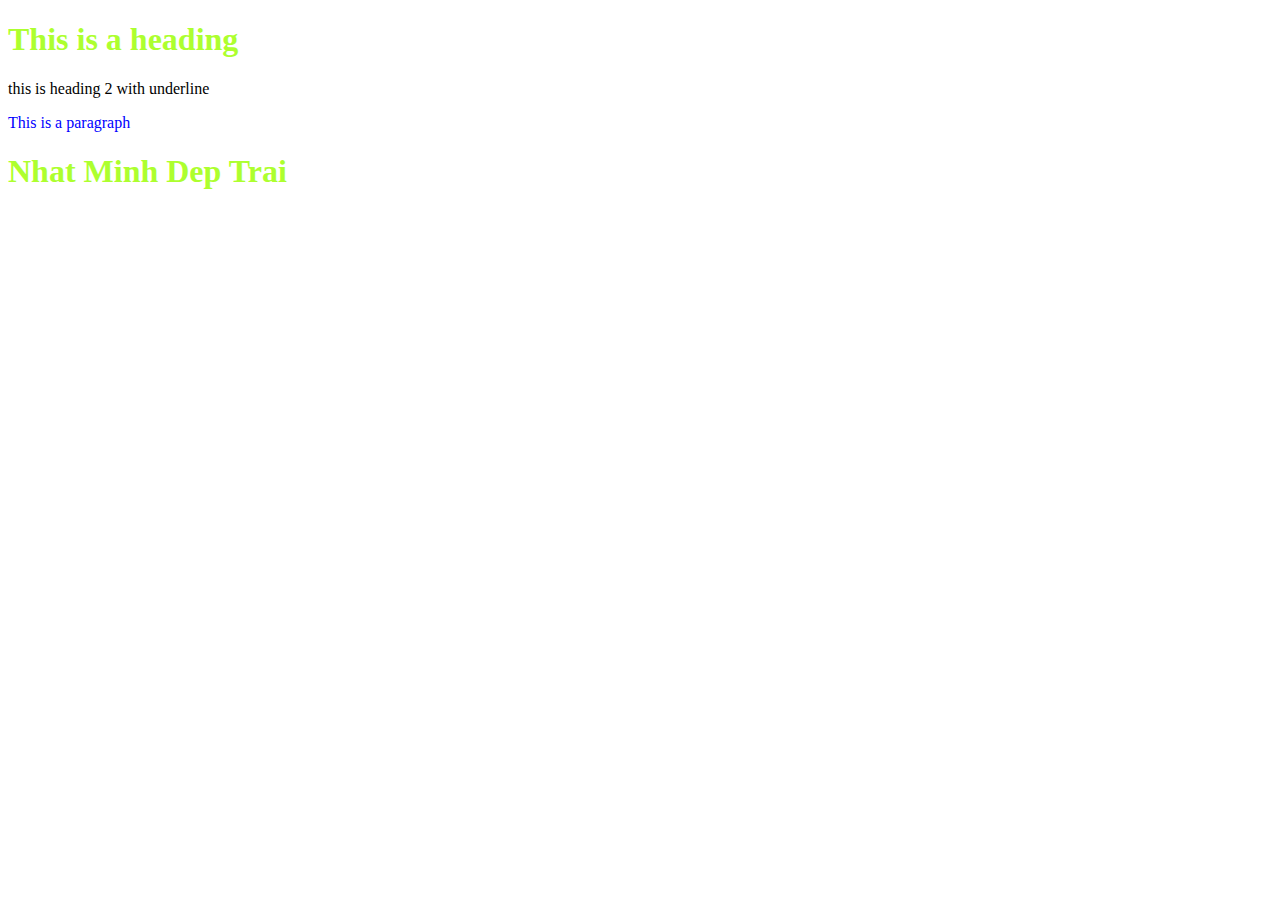
<file: week 3/index.html>
<!DOCTYPE html>
<html lang="en">
<head>
    <meta charset="UTF-8">
    <meta name="viewport" content="width=device-width, initial-scale=1.0">
    <title>Document</title>
    <link rel="stylesheet" href="style.css">
</head>
<body> 
    
    <h1>
        This is a heading
    </h1>
    <h2></h2>
        this is heading 2 with underline
    </h2>
    <p>
        This is a paragraph
    </p>
    <h1> Nhat Minh Dep Trai</h1>
    </style>
</body>
</html>
</file>
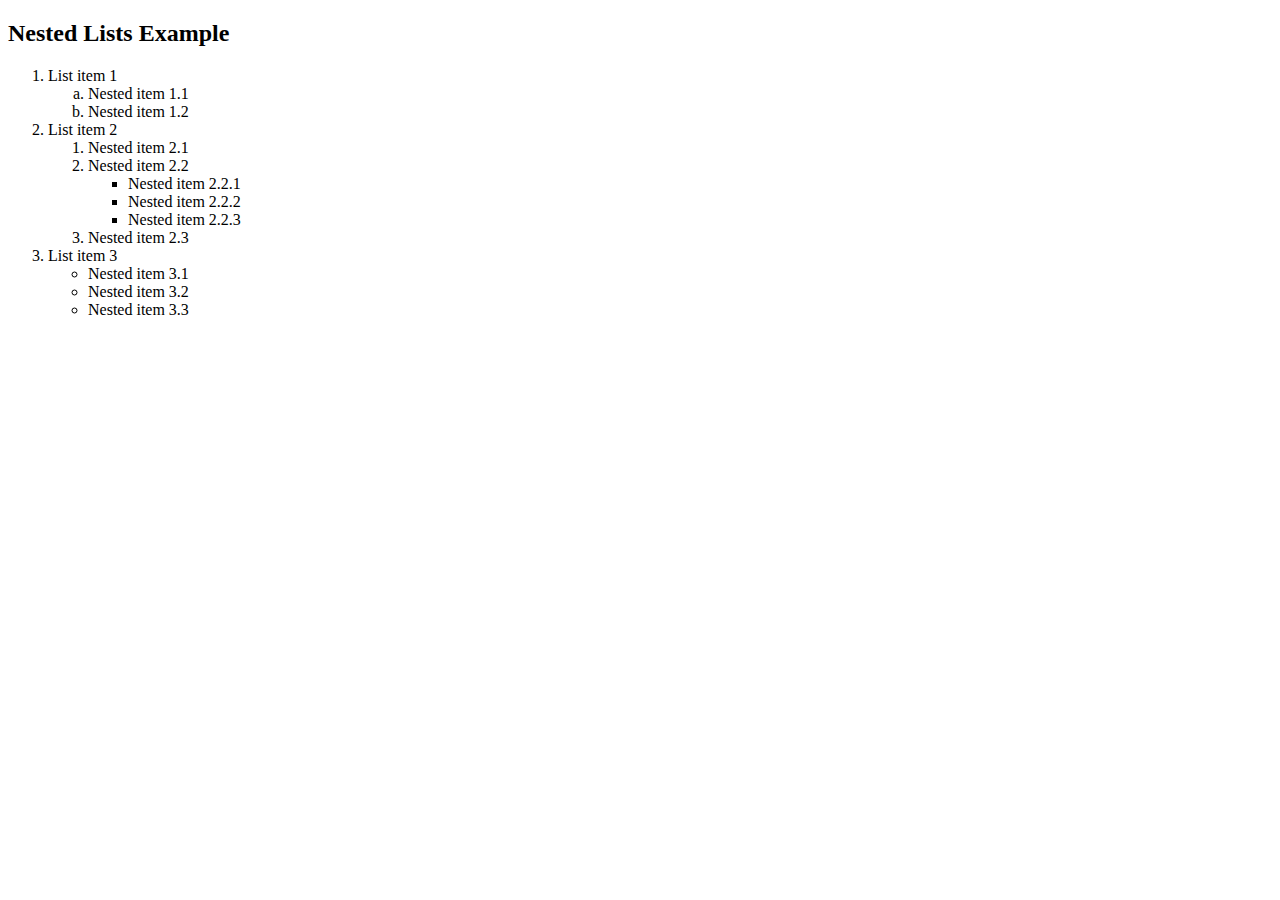
<file: Todolist/todolistt/index.html>
<!DOCTYPE html>
<html lang="en">
<head>
    <meta charset="UTF-8">
    <meta name="viewport" content="width=device-width, initial-scale=1.0">
    <title>Document</title>
</head>
<body>
    <h2>Nested Lists Example</h2>
    <ol>
        <li>List item 1
            <ol type="a">
                <li>Nested item 1.1</li>
                <li>Nested item 1.2</li>
            </ol>
        </li>
        <li>List item 2
            <ol>
                <li>Nested item 2.1</li>
                <li>Nested item 2.2
                    <ul>
                        <li>Nested item 2.2.1</li>
                        <li>Nested item 2.2.2</li>
                        <li>Nested item 2.2.3</li>
                    </ul>
                </li>
                <li>Nested item 2.3</li>
            </ol>
        </li>
        <li>List item 3
            <ul>
                <li>Nested item 3.1</li>
                <li>Nested item 3.2</li>
                <li>Nested item 3.3</li>
            </ul>
        </li>
    </ol>
    
</body>
</html>
</file>
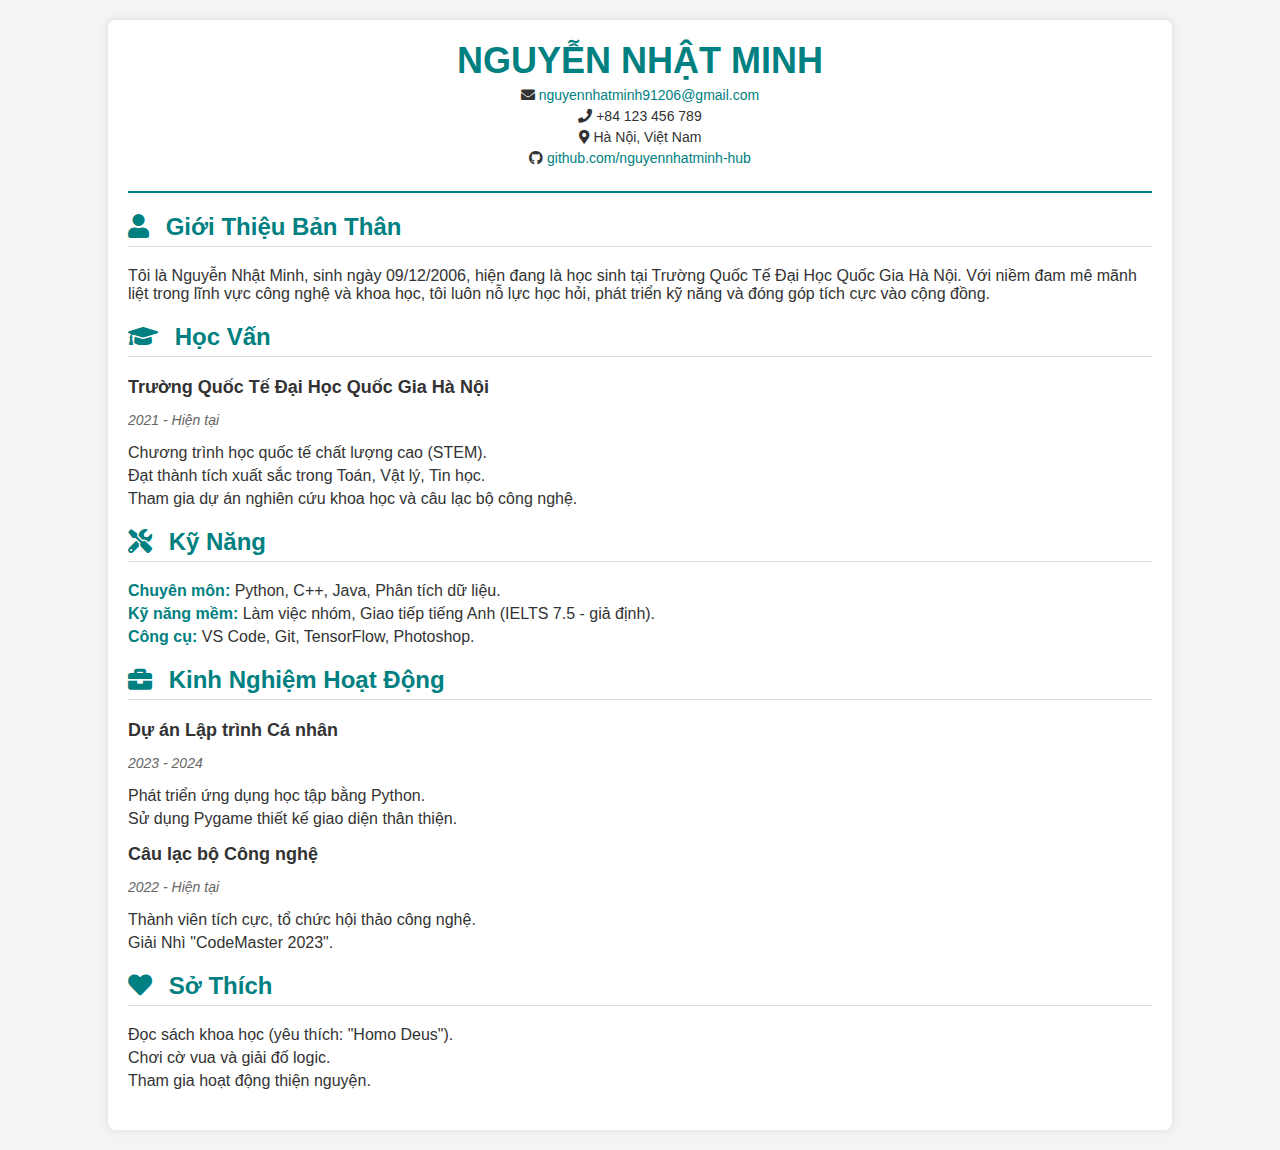
<file: CV (1).html>
<!DOCTYPE html>
<html lang="vi">
<head>
    <meta charset="UTF-8">
    <meta name="viewport" content="width=device-width, initial-scale=1.0">
    <title>CV - Nguyễn Nhật Minh</title>
    <link rel="stylesheet" href="CV (1).css">
    <link rel="stylesheet" href="https://cdnjs.cloudflare.com/ajax/libs/font-awesome/5.15.4/css/all.min.css">
</head>
<body>
    <div class="container">
        <!-- Header -->
        <header>
            <h1>NGUYỄN NHẬT MINH</h1>
            <div class="contact-info">
                <p><i class="fas fa-envelope"></i> <a href="mailto:nguyennhatminh91206@gmail.com">nguyennhatminh91206@gmail.com</a></p>
                <p><i class="fas fa-phone"></i> +84 123 456 789</p>
                <p><i class="fas fa-map-marker-alt"></i> Hà Nội, Việt Nam</p>
                <p><i class="fab fa-github"></i> <a href="https://github.com/nguyennhatminh-hub">github.com/nguyennhatminh-hub</a></p>
            </div>
        </header>

        <!-- Main Content -->
        <main>
            <!-- Giới thiệu -->
            <section class="section">
                <h2><i class="fas fa-user"></i> Giới Thiệu Bản Thân</h2>
                <p>Tôi là Nguyễn Nhật Minh, sinh ngày 09/12/2006, hiện đang là học sinh tại Trường Quốc Tế Đại Học Quốc Gia Hà Nội. Với niềm đam mê mãnh liệt trong lĩnh vực công nghệ và khoa học, tôi luôn nỗ lực học hỏi, phát triển kỹ năng và đóng góp tích cực vào cộng đồng.</p>
            </section>

            <!-- Học vấn -->
            <section class="section">
                <h2><i class="fas fa-graduation-cap"></i> Học Vấn</h2>
                <div class="item">
                    <h3>Trường Quốc Tế Đại Học Quốc Gia Hà Nội</h3>
                    <p class="date">2021 - Hiện tại</p>
                    <ul>
                        <li>Chương trình học quốc tế chất lượng cao (STEM).</li>
                        <li>Đạt thành tích xuất sắc trong Toán, Vật lý, Tin học.</li>
                        <li>Tham gia dự án nghiên cứu khoa học và câu lạc bộ công nghệ.</li>
                    </ul>
                </div>
            </section>

            <!-- Kỹ năng -->
            <section class="section">
                <h2><i class="fas fa-tools"></i> Kỹ Năng</h2>
                <ul class="skills">
                    <li><strong>Chuyên môn:</strong> Python, C++, Java, Phân tích dữ liệu.</li>
                    <li><strong>Kỹ năng mềm:</strong> Làm việc nhóm, Giao tiếp tiếng Anh (IELTS 7.5 - giả định).</li>
                    <li><strong>Công cụ:</strong> VS Code, Git, TensorFlow, Photoshop.</li>
                </ul>
            </section>

            <!-- Kinh nghiệm -->
            <section class="section">
                <h2><i class="fas fa-briefcase"></i> Kinh Nghiệm Hoạt Động</h2>
                <div class="item">
                    <h3>Dự án Lập trình Cá nhân</h3>
                    <p class="date">2023 - 2024</p>
                    <ul>
                        <li>Phát triển ứng dụng học tập bằng Python.</li>
                        <li>Sử dụng Pygame thiết kế giao diện thân thiện.</li>
                    </ul>
                </div>
                <div class="item">
                    <h3>Câu lạc bộ Công nghệ</h3>
                    <p class="date">2022 - Hiện tại</p>
                    <ul>
                        <li>Thành viên tích cực, tổ chức hội thảo công nghệ.</li>
                        <li>Giải Nhì "CodeMaster 2023".</li>
                    </ul>
                </div>
            </section>

            <!-- Sở thích -->
            <section class="section">
                <h2><i class="fas fa-heart"></i> Sở Thích</h2>
                <ul>
                    <li>Đọc sách khoa học (yêu thích: "Homo Deus").</li>
                    <li>Chơi cờ vua và giải đố logic.</li>
                    <li>Tham gia hoạt động thiện nguyện.</li>
                </ul>
            </section>
        </main>
    </div>
</body>
</html>
</file>
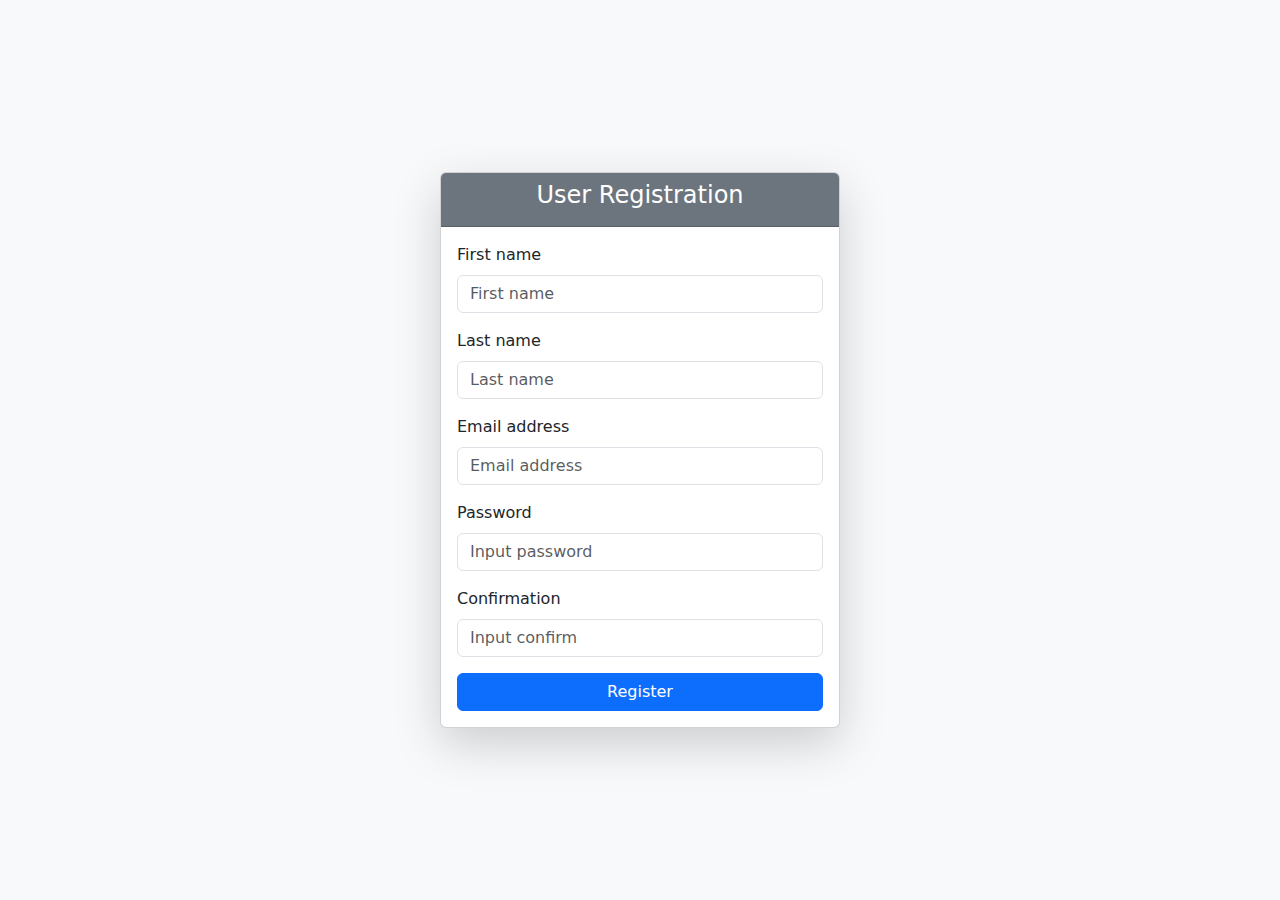
<file: baitaplop/userregistation.html>
<!DOCTYPE html>
<html lang="en">
<head>
    <meta charset="UTF-8">
    <meta name="viewport" content="width=device-width, initial-scale=1.0">
    <title>User Registration</title>
    <link href="https://cdn.jsdelivr.net/npm/bootstrap@5.3.0/dist/css/bootstrap.min.css" rel="stylesheet">
</head>
<body class="bg-light">
    <div class="container d-flex justify-content-center align-items-center vh-100">
        <div class="card shadow-lg" style="width: 400px;">
            <div class="card-header bg-secondary text-white text-center">
                <h4>User Registration</h4>
            </div>
            <div class="card-body">
                <form>
                    <div class="mb-3">
                        <label class="form-label">First name</label>
                        <input type="text" class="form-control" placeholder="First name">
                    </div>
                    <div class="mb-3">
                        <label class="form-label">Last name</label>
                        <input type="text" class="form-control" placeholder="Last name">
                    </div>
                    <div class="mb-3">
                        <label class="form-label">Email address</label>
                        <input type="email" class="form-control" placeholder="Email address">
                    </div>
                    <div class="mb-3">
                        <label class="form-label">Password</label>
                        <input type="password" class="form-control" placeholder="Input password">
                    </div>
                    <div class="mb-3">
                        <label class="form-label">Confirmation</label>
                        <input type="password" class="form-control" placeholder="Input confirm">
                    </div>
                    <button type="submit" class="btn btn-primary w-100">Register</button>
                </form>
            </div>
        </div>
    </div>
    <script src="https://cdn.jsdelivr.net/npm/bootstrap@5.3.0/dist/js/bootstrap.bundle.min.js"></script>
</body>
</html>
</file>
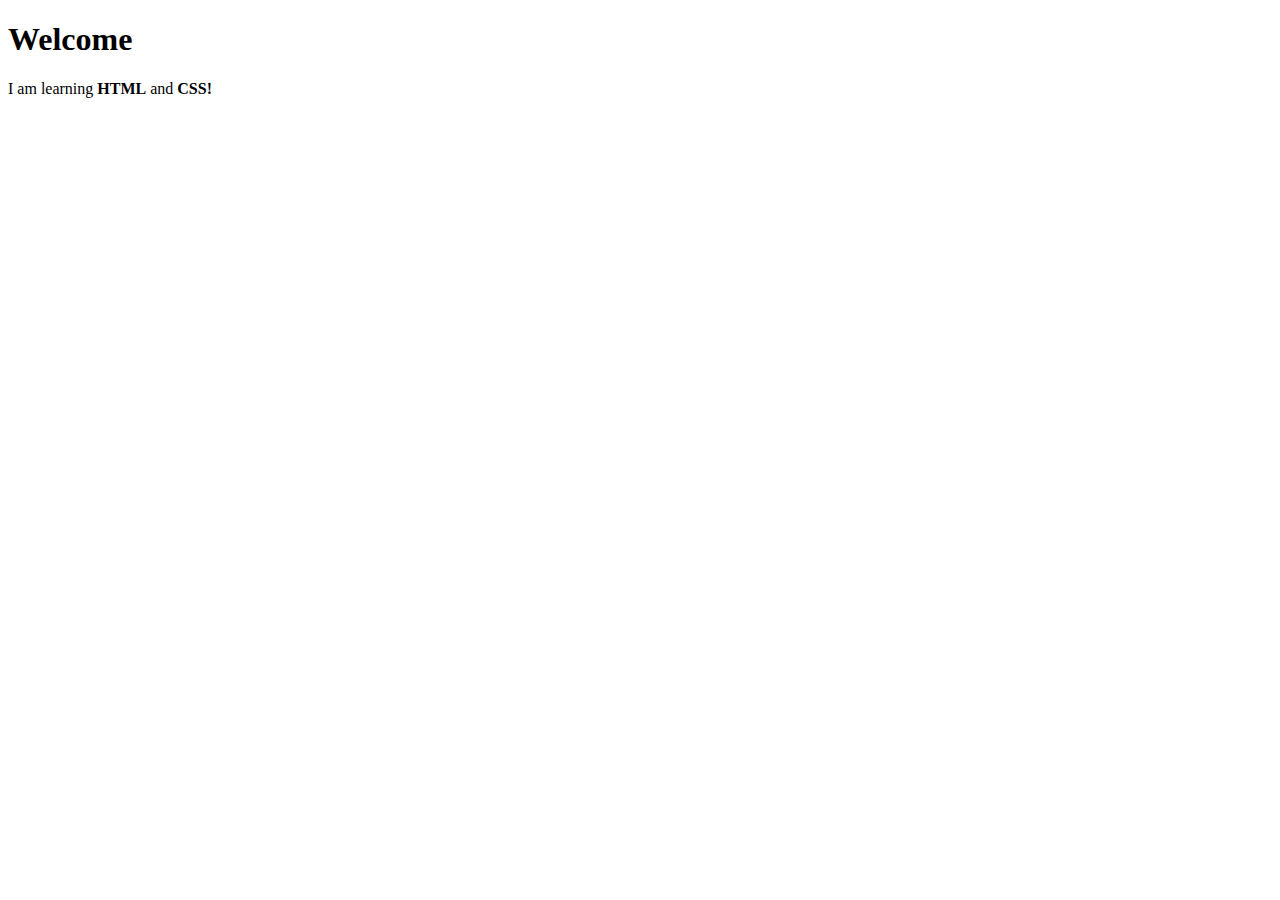
<file: exercise1/welcome.html>
<!DOCTYPE html>
<html lang="en">
<head>
    <meta charset="UTF-8">
    <meta name="viewport" content="width=device-width, initial-scale=1.0">
    <title>Document</title>
</head>
<body>
<h1>Welcome</h1>
    <p>
        I am learning <strong>HTML</strong> and <strong>CSS!</strong>
</p>
</body>
</html>
</file>
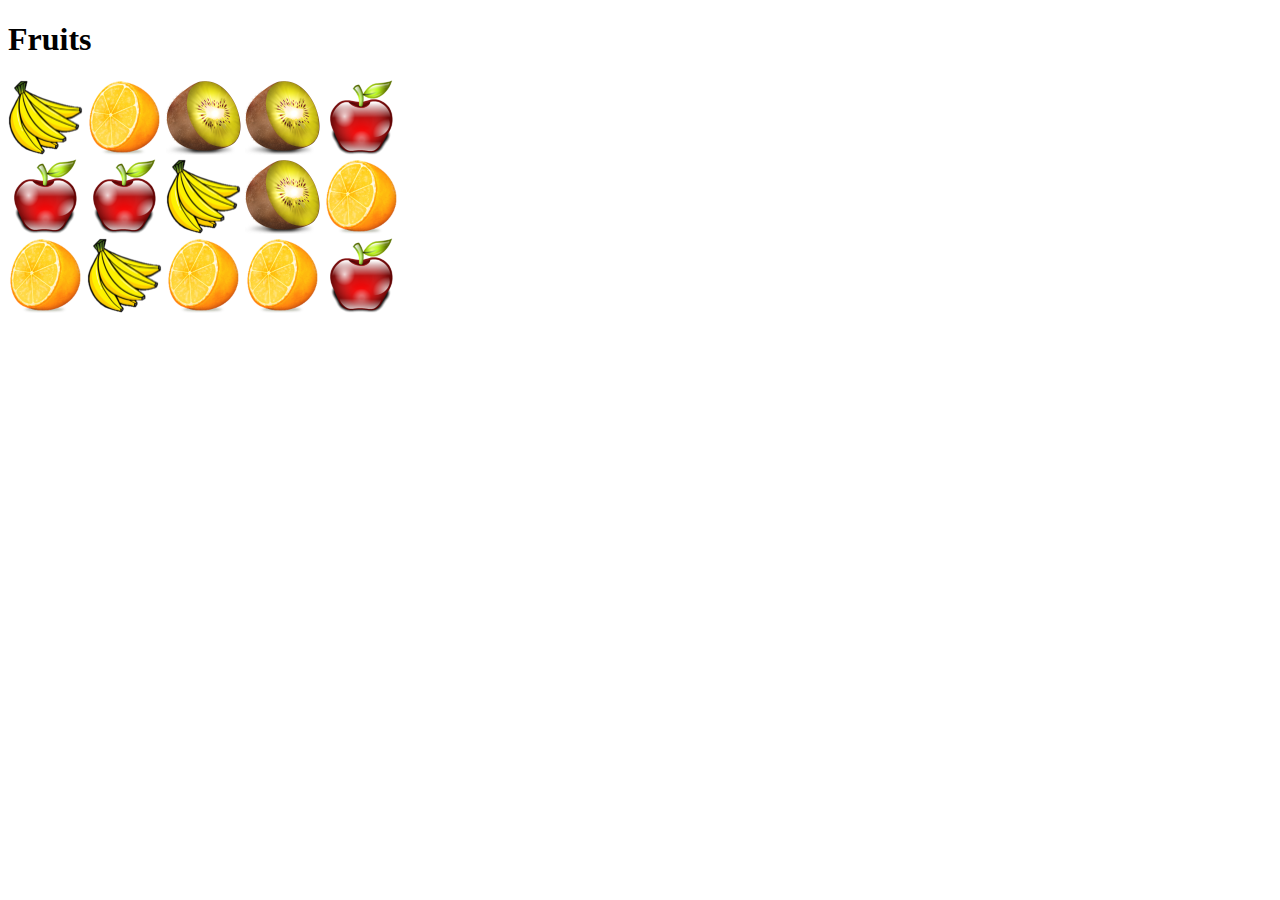
<file: exercise2/fruits.html>
<!DOCTYPE html>
<html lang="en">
<head>
    <meta charset="UTF-8">
    <meta name="viewport" content="width=device-width, initial-scale=1.0">
    <title>Document</title>
</head>
<body>
    <h1>Fruits</h1>
    <p>
        <img src="banana.png">
        <img src="orange.png">
        <img src="kiwi.png">
        <img src="kiwi.png">
        <img src="apple.png">
        <br>
        <img src="apple.png">
        <img src="apple.png">
        <img src="banana.png">
        <img src="kiwi.png">
        <img src="orange.png">
        <br>
        <img src="orange.png">
        <img src="banana.png">
        <img src="orange.png">
        <img src="orange.png">
        <img src="apple.png">

    </p>
</body>
</html>
</file>
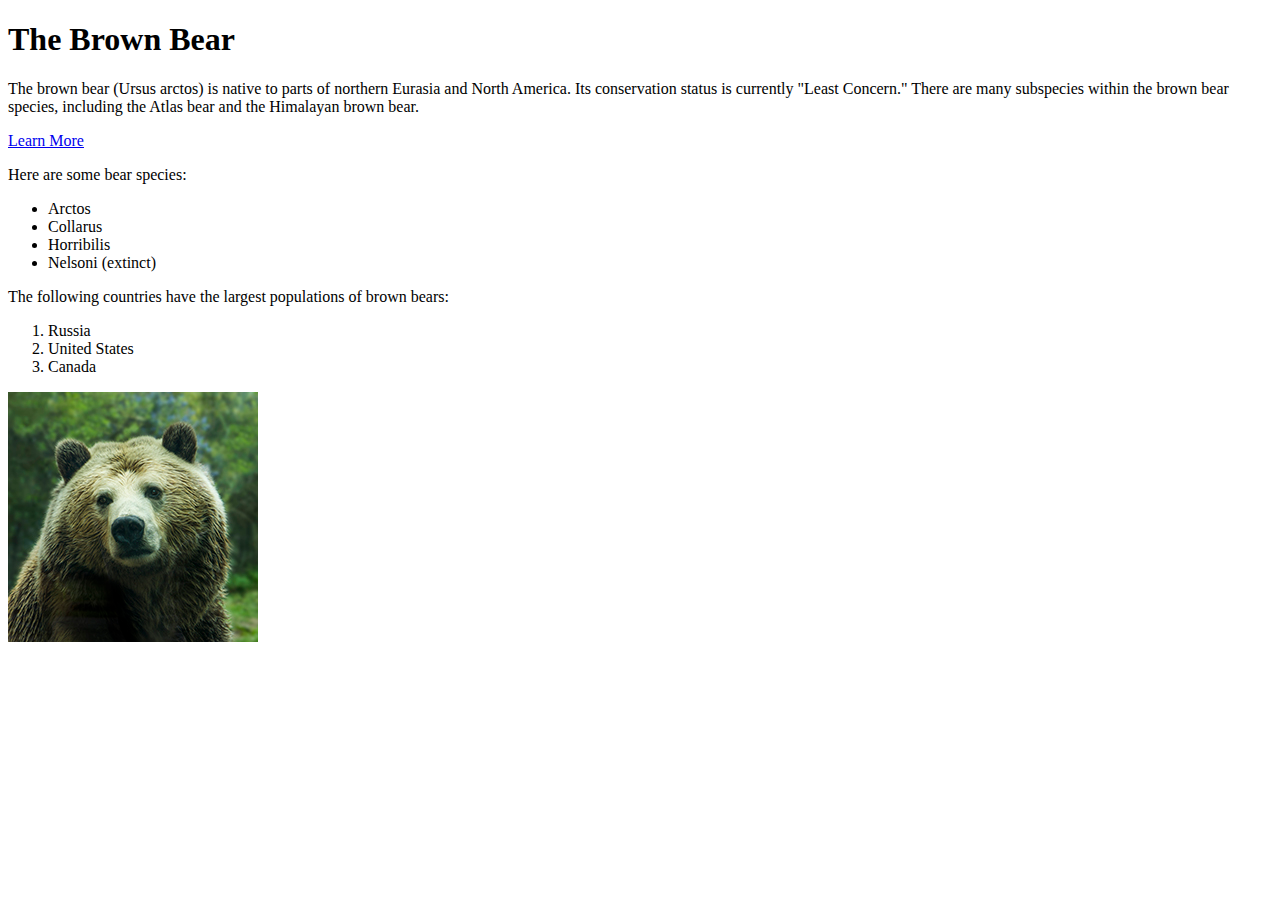
<file: exercise3/wiki-page.html>
<!DOCTYPE html>
<html lang="en">
<head>
    <meta charset="UTF-8">
    <meta name="viewport" content="width=device-width, initial-scale=1.0">
    <title>Document</title>
</head>
<body>
    <h1><strong>The Brown Bear</strong></h1>    
    <p>The brown bear (Ursus arctos) is native to parts of northern Eurasia and North America. Its conservation status is currently "Least Concern." There are many subspecies within the brown bear species, including the Atlas bear and the Himalayan brown bear.

        </p>
        <a href="https://en.wikipedia.org/wiki/Brown_bear">Learn More</a>
        <p>
        Here are some bear species:
        <ul type="disc">
            <li>Arctos</li>
            <li>Collarus</li>
            <li>Horribilis</li>
            <li>Nelsoni (extinct)</li>
        </ul>
        
        The following countries have the largest populations of brown bears:
       <ol type="1">
        <li>Russia</li>
        <li>United States</li>
        <li>Canada</li>
    </ol> 
    <img src="bear.jpg">    
    </p>
</body>
</html>
</file>
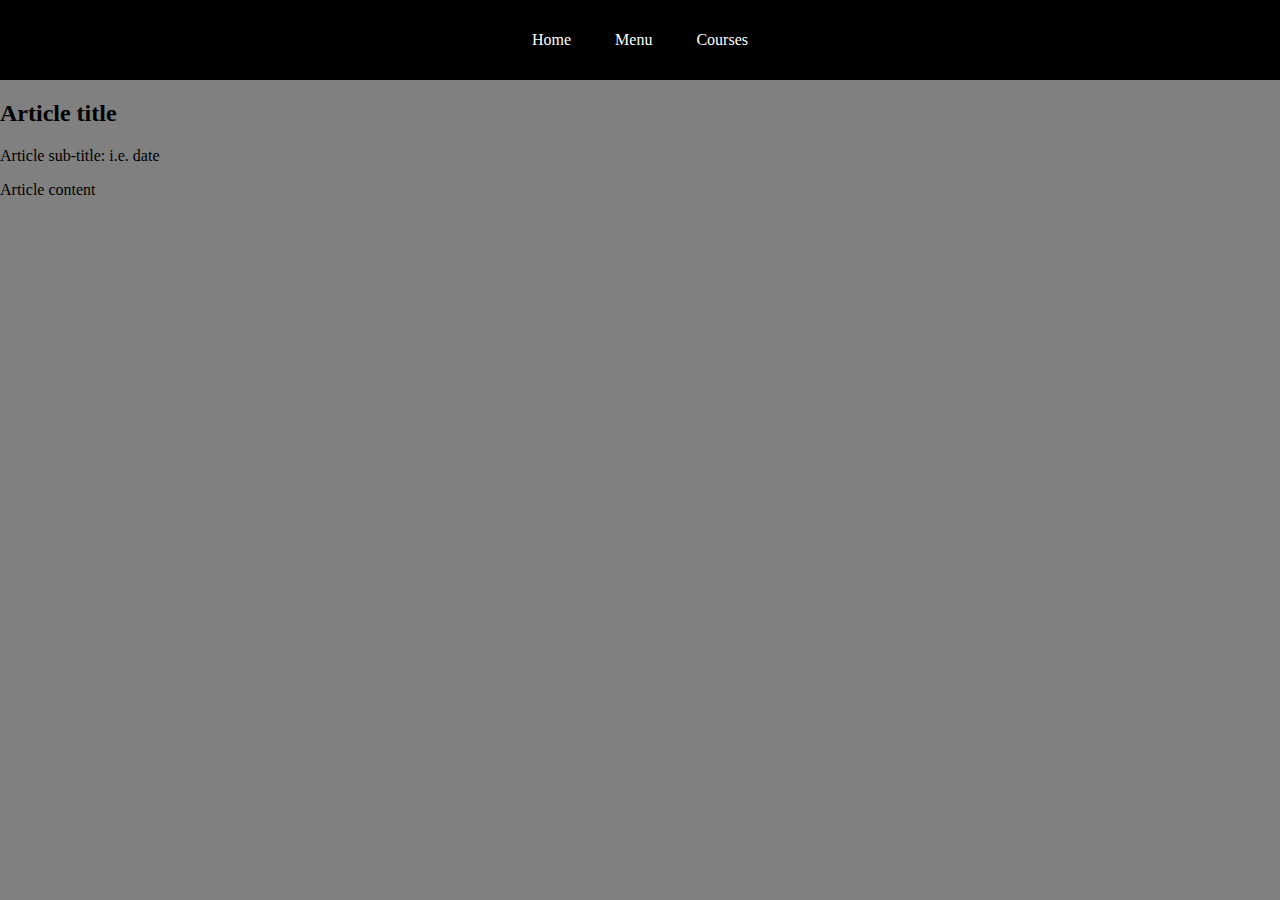
<file: week4/navigation3.html>
<!DOCTYPE html>
<html lang="en">
<head>
    <meta charset="UTF-8">
    <meta name="viewport" content="width=device-width, initial-scale=1.0">
    <title>This is an ISER websites</title>
    <link rel="stylesheet" href="style.css">
</head>

<body>
    <nav>
        <ul>
            <li><a href="#">Home</a></li>
            <li><a href="#">Menu</a></li>
            <li><a href="#">Courses</a></li>
        </ul>
    </nav>
    <main>
        <section>
            <article>
                <header>
                    <h2>Article title</h2>
                    <p>Article sub-title: i.e. date</p>
                </header>
                <p>Article content</p>
            </article>
        </section>
    </main>
</body>
</html>
</file>
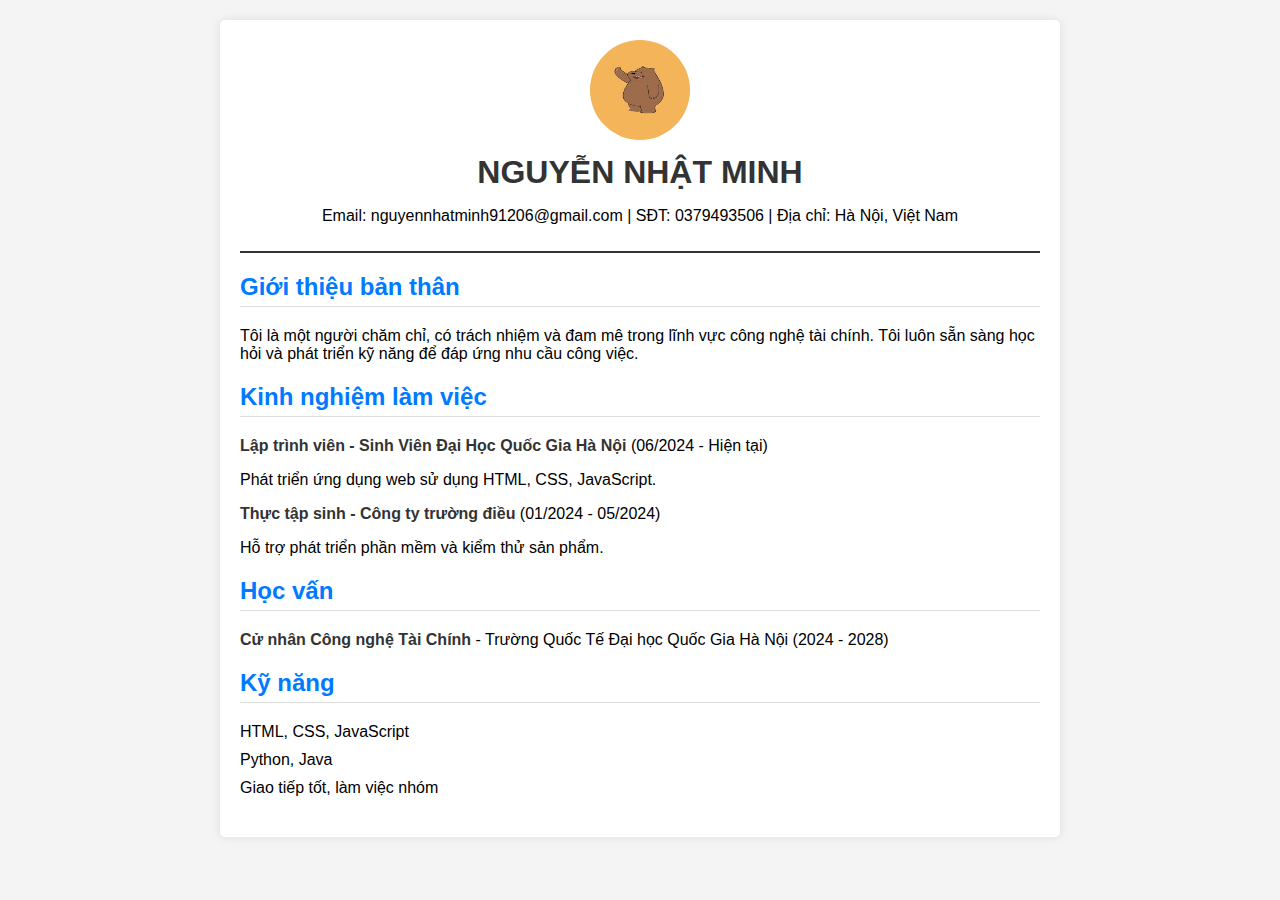
<file: week5/CV.html>
<!DOCTYPE html>
<html lang="vi">
<head>
    <meta charset="UTF-8">
    <meta name="viewport" content="width=device-width, initial-scale=1.0">
    <title>CV - Nguyễn Nhật Minh</title>
    <link rel="stylesheet" href="CV.css">
</head>
<body>
    <div class="container">
        <header>
            <img src="images.jpeg" alt="">
            <h1>NGUYỄN NHẬT MINH</h1>
            <p>Email: nguyennhatminh91206@gmail.com | SĐT: 0379493506 | Địa chỉ: Hà Nội, Việt Nam</p>
        </header>

        <section class="summary">
            <h2>Giới thiệu bản thân</h2>
            <p>Tôi là một người chăm chỉ, có trách nhiệm và đam mê trong lĩnh vực công nghệ tài chính. Tôi luôn sẵn sàng học hỏi và phát triển kỹ năng để đáp ứng nhu cầu công việc.</p>
        </section>

        <section class="experience">
            <h2>Kinh nghiệm làm việc</h2>
            <ul>
                <li>
                    <strong>Lập trình viên - Sinh Viên Đại Học Quốc Gia Hà Nội</strong> (06/2024 - Hiện tại)
                    <p>Phát triển ứng dụng web sử dụng HTML, CSS, JavaScript.</p>
                </li>
                <li>
                    <strong>Thực tập sinh - Công ty trường điều</strong> (01/2024 - 05/2024)
                    <p>Hỗ trợ phát triển phần mềm và kiểm thử sản phẩm.</p>
                </li>
            </ul>
        </section>

        <section class="education">
            <h2>Học vấn</h2>
            <p><strong>Cử nhân Công nghệ Tài Chính</strong> - Trường Quốc Tế Đại học Quốc Gia Hà Nội (2024 - 2028)</p>
        </section>

        <section class="skills">
            <h2>Kỹ năng</h2>
            <ul>
                <li>HTML, CSS, JavaScript</li>
                <li>Python, Java</li>
                <li>Giao tiếp tốt, làm việc nhóm</li>
            </ul>
        </section>
    </div>
</body>
</html>
</file>
<file: week 3/style.css>
h1{
    color:greenyellow;
}
h2{
    color:green;
    text-decoration: underline;
}
p{
    color:blue;
}
</file>
<file: CV (1).css>
body {
    font-family: Arial, sans-serif;
    margin: 0;
    padding: 0;
    background-color: #f4f4f4;
    color: #333;
}

.container {
    width: 80%;
    margin: 20px auto;
    background: #fff;
    padding: 20px;
    box-shadow: 0 0 10px rgba(0, 0, 0, 0.1);
    border-radius: 8px;
}

header {
    text-align: center;
    border-bottom: 2px solid #008080;
    padding-bottom: 20px;
}

header h1 {
    font-size: 36px;
    color: #008080;
    margin: 0;
}

.contact-info p {
    margin: 5px 0;
    font-size: 14px;
}

.contact-info a {
    color: #008080;
    text-decoration: none;
}

.contact-info a:hover {
    text-decoration: underline;
}

.section {
    margin: 20px 0;
}

.section h2 {
    font-size: 24px;
    color: #008080;
    border-bottom: 1px solid #ddd;
    padding-bottom: 5px;
}

.section h2 i {
    margin-right: 10px;
}

.item {
    margin: 15px 0;
}

.item h3 {
    font-size: 18px;
    margin: 0;
}

.date {
    font-style: italic;
    color: #666;
    font-size: 14px;
}

ul {
    list-style-type: none;
    padding-left: 0;
}

ul li {
    margin: 5px 0;
}

.skills li strong {
    color: #008080;
}
</file>
<file: week4/style.css>
body {
    background:gray;
    margin: 0;
    padding: 0;
}
nav ul {
    background:black;
    margin: 0;
    padding: 0;
    text-align: center;
    list-style: none;
}
nav ul li {
    display: inline-block;
    padding: 20px;
    front-size: 24px;
    line-height: 40px;
    height: 40px;
}
nav a {
    text-decoration: none;
    color:white;
}
nav ul li a:hover {
    color:red;
}
</file>
<file: week5/CV.css>
body {
    font-family: Arial, sans-serif;
    margin: 0;
    padding: 20px;
    background-color: #f4f4f4;
}

.container {
    max-width: 800px;
    margin: auto;
    background: white;
    padding: 20px;
    border-radius: 5px;
    box-shadow: 0 0 10px rgba(0, 0, 0, 0.1);
}

header {
    text-align: center;
    border-bottom: 2px solid #333;
    padding-bottom: 10px;
}
header img {
    width: 100px;
    height: 100px;
    border-radius: 50%;
    margin-bottom: 10px;
}
h1 {
    margin: 0;
    color: #333;
}

h2 {
    color: #007BFF;
    border-bottom: 1px solid #ddd;
    padding-bottom: 5px;
}

section {
    margin: 20px 0;
}

ul {
    list-style-type: none;
    padding: 0;
}

li {
    margin: 10px 0;
}

strong {
    color: #333;
}
</file>
